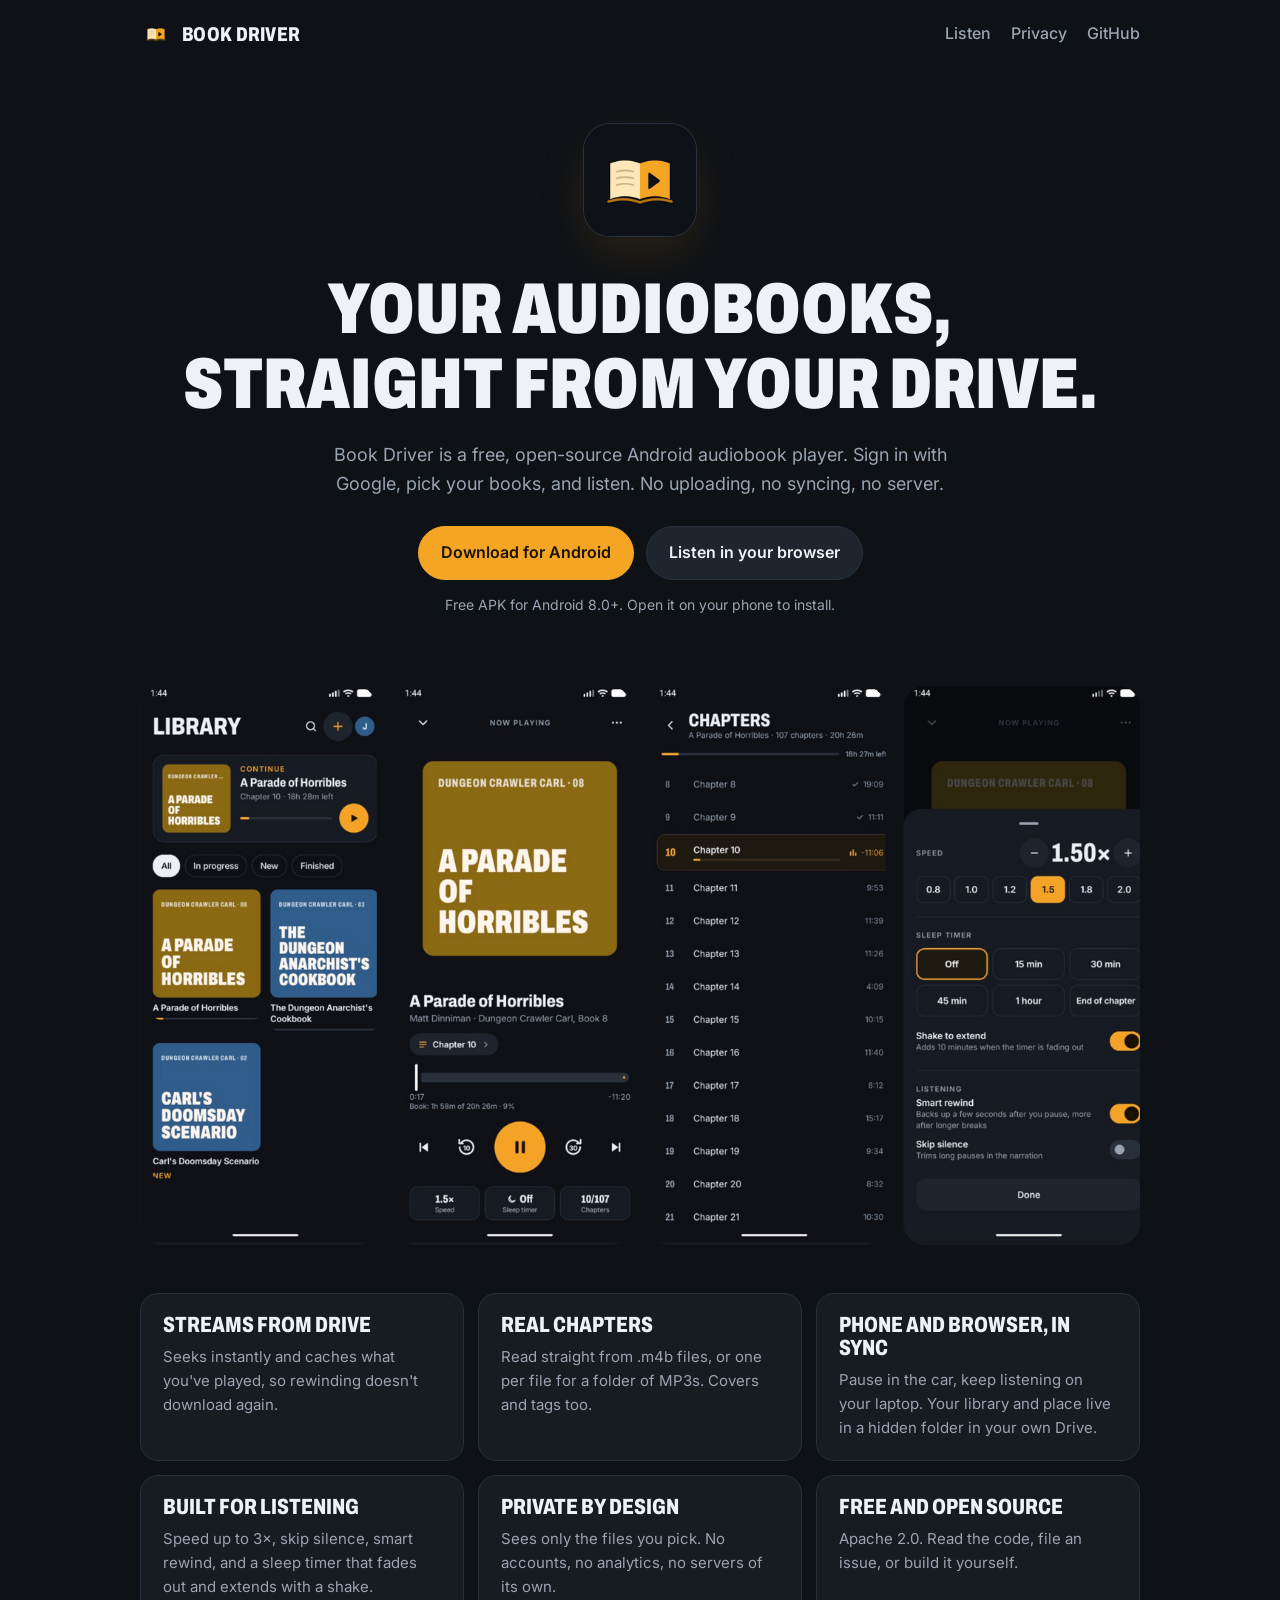
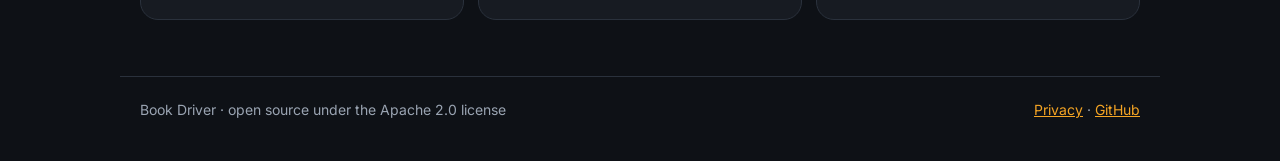
<file: docs/index.html>
<!doctype html>
<html lang="en">
<head>
<meta charset="utf-8">
<meta name="viewport" content="width=device-width, initial-scale=1">
<title>Book Driver</title>
<meta name="description" content="A free, open-source Android audiobook player that streams your audiobooks straight from your own Google Drive.">
<meta property="og:title" content="Book Driver">
<meta property="og:description" content="Your audiobooks, streamed straight from your own Google Drive.">
<meta property="og:image" content="https://jonatanferm.github.io/book-driver/images/screens.png">
<link rel="icon" href="images/icon.png">
<link rel="stylesheet" href="site.css">
</head>
<body>
<header class="bar">
  <a class="brand" href="./"><img src="images/icon.png" alt="" width="32" height="32"> Book Driver</a>
  <nav><a href="listen/">Listen</a><a href="privacy.html">Privacy</a><a href="https://github.com/jonatanferm/book-driver">GitHub</a></nav>
</header>

<main>
  <section class="hero">
    <img class="hero-icon" src="images/icon.png" alt="Book Driver icon: an open book with a play button cut into the right page" width="112" height="112">
    <h1>Your audiobooks,<br>straight from your Drive.</h1>
    <p class="lead">Book Driver is a free, open-source Android audiobook player. Sign in with Google, pick your books, and listen. No uploading, no syncing, no server.</p>
    <div class="actions">
      <a class="btn primary" href="download/book-driver.apk" download>Download for Android</a>
      <a class="btn" href="listen/">Listen in your browser</a>
    </div>
    <p class="soon">Free APK for Android 8.0+. Open it on your phone to install.</p>
  </section>

  <section class="shots">
    <img src="images/screens.png" alt="Four screens: the library with a Continue card, the player, the chapter list, and the speed and sleep timer sheet" width="1352" height="755">
  </section>

  <section class="grid">
    <div class="card"><h3>Streams from Drive</h3><p>Seeks instantly and caches what you've played, so rewinding doesn't download again.</p></div>
    <div class="card"><h3>Real chapters</h3><p>Read straight from .m4b files, or one per file for a folder of MP3s. Covers and tags too.</p></div>
    <div class="card"><h3>Phone and browser, in sync</h3><p>Pause in the car, keep listening on your laptop. Your library and place live in a hidden folder in your own Drive.</p></div>
    <div class="card"><h3>Built for listening</h3><p>Speed up to 3×, skip silence, smart rewind, and a sleep timer that fades out and extends with a shake.</p></div>
    <div class="card"><h3>Private by design</h3><p>Sees only the files you pick. No accounts, no analytics, no servers of its own.</p></div>
    <div class="card"><h3>Free and open source</h3><p>Apache 2.0. Read the code, file an issue, or build it yourself.</p></div>
  </section>
</main>

<footer class="foot">
  <span>Book Driver · open source under the Apache 2.0 license</span>
  <span><a href="privacy.html">Privacy</a> · <a href="https://github.com/jonatanferm/book-driver">GitHub</a></span>
</footer>
</body>
</html>
</file>
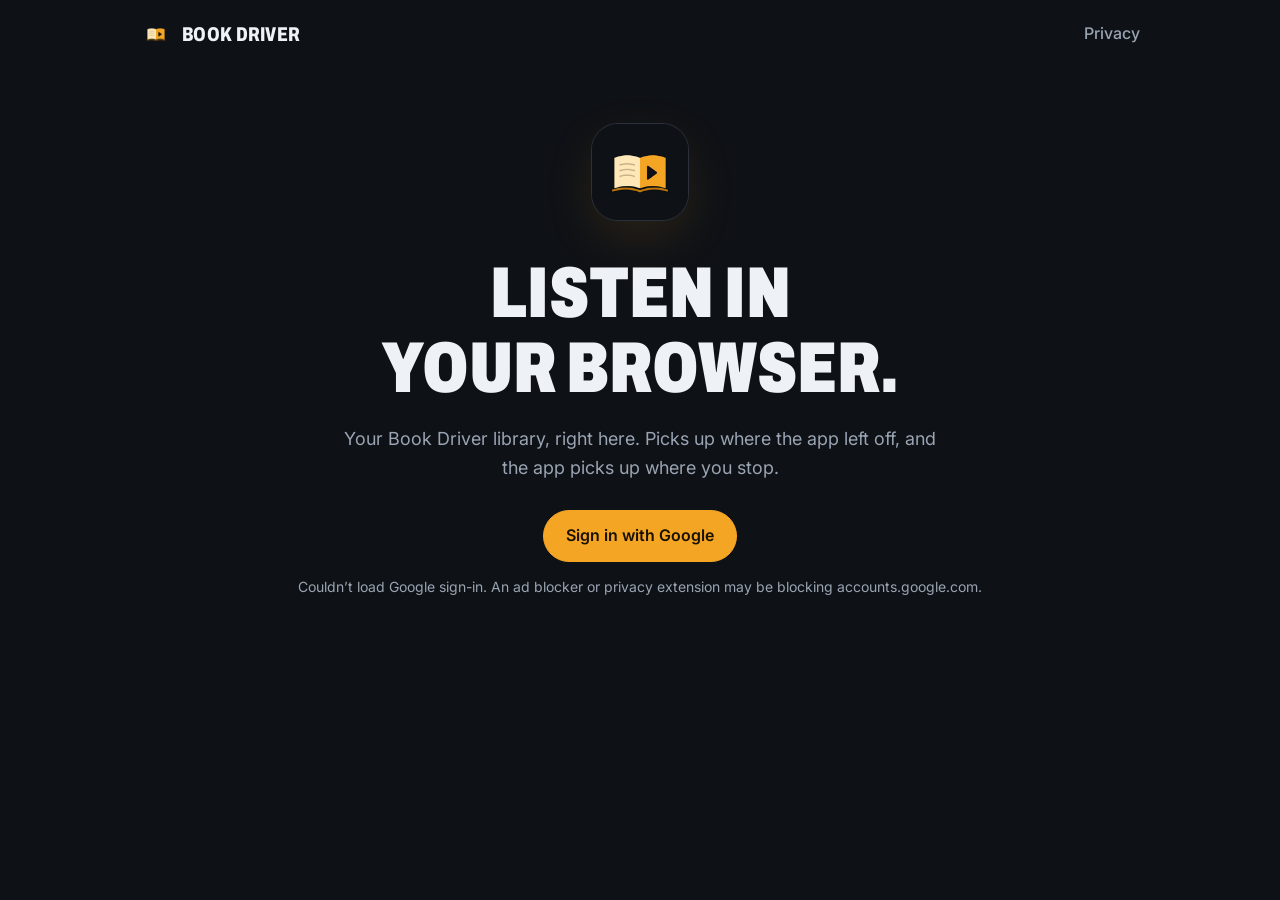
<file: docs/listen/index.html>
<!doctype html>
<html lang="en">
<head>
<meta charset="utf-8">
<meta name="viewport" content="width=device-width, initial-scale=1, viewport-fit=cover">
<title>Listen · Book Driver</title>
<meta name="description" content="Listen to your Book Driver audiobooks in the browser, in sync with the app.">
<meta name="theme-color" content="#0E1116">
<link rel="icon" href="../images/icon.png">
<link rel="apple-touch-icon" href="../images/icon.png">
<link rel="stylesheet" href="../site.css">
<link rel="stylesheet" href="listen.css">
</head>
<body>
<header class="bar">
  <a class="brand" href="../"><img src="../images/icon.png" alt="" width="32" height="32"> Book Driver</a>
  <nav id="nav">
    <a href="../privacy.html">Privacy</a>
    <button id="account" class="avatar" hidden aria-label="Account"></button>
  </nav>
</header>

<!-- Signed out -->
<main id="welcome" class="view">
  <section class="hero">
    <img class="hero-icon" src="../images/icon.png" alt="" width="96" height="96">
    <h1>Listen in<br>your browser.</h1>
    <p class="lead">Your Book Driver library, right here. Picks up where the app left off, and the app picks up where you stop.</p>
    <div class="actions">
      <button id="signin" class="btn primary">Sign in with Google</button>
    </div>
    <p id="welcomeNote" class="soon">Uses the same Google account as the app. Book Driver only sees the files you picked.</p>
  </section>
</main>

<!-- Library -->
<main id="library" class="view" hidden>
  <div id="continue"></div>
  <div class="chips" role="tablist">
    <button class="chip on" data-filter="all">All</button>
    <button class="chip" data-filter="progress">In progress</button>
    <button class="chip" data-filter="new">New</button>
    <button class="chip" data-filter="finished">Finished</button>
  </div>
  <div id="grid" class="grid-books"></div>
  <p id="empty" class="empty" hidden></p>
</main>

<!-- Player -->
<main id="player" class="view" hidden>
  <div class="player">
    <div class="player-top">
      <button class="icon-btn" id="closePlayer" aria-label="Back to library"><svg viewBox="0 0 24 24"><path d="M6 9l6 6 6-6"/></svg></button>
      <span class="overline-muted">Now playing</span>
      <span style="width:44px"></span>
    </div>
    <div class="player-body">
      <div id="pCover" class="p-cover"></div>
      <div class="p-controls">
        <h1 id="pTitle" class="p-title"></h1>
        <p id="pSub" class="p-sub"></p>
        <button id="pChapter" class="pill"><svg viewBox="0 0 24 24"><path d="M4 6h16M4 12h16M4 18h10"/></svg><span></span><svg viewBox="0 0 24 24"><path d="M9 6l6 6-6 6"/></svg></button>
        <input id="seek" type="range" min="0" max="1000" value="0" aria-label="Position in chapter">
        <div class="times"><span id="tIn">0:00</span><span id="tLeft">-0:00</span></div>
        <p id="tBook" class="t-book"></p>
        <p id="pStatus" class="p-status" hidden></p>
        <div class="transport">
          <button class="icon-btn" id="prevCh" aria-label="Previous chapter"><svg viewBox="0 0 24 24"><path d="M5 5h2.6v14H5zM19.5 5v14L9 12z" class="fill"/></svg></button>
          <button class="icon-btn skip" id="back10" aria-label="Back 10 seconds"><svg viewBox="0 0 24 24"><path d="M3 12a9 9 0 1 0 3-6.7M3 4v5h5"/></svg><b>10</b></button>
          <button class="play" id="playBtn" aria-label="Play"><svg viewBox="0 0 24 24" id="playIcon"><path d="M8 5v14l11-7z" class="fill"/></svg></button>
          <button class="icon-btn skip" id="fwd30" aria-label="Forward 30 seconds"><svg viewBox="0 0 24 24"><path d="M21 12a9 9 0 1 1-3-6.7M21 4v5h-5"/></svg><b>30</b></button>
          <button class="icon-btn" id="nextCh" aria-label="Next chapter"><svg viewBox="0 0 24 24"><path d="M16.4 5H19v14h-2.6zM4.5 5v14L15 12z" class="fill"/></svg></button>
        </div>
        <div class="tiles">
          <button class="tile" id="speedTile"><b id="speedVal">1.0×</b><span>Speed</span></button>
          <button class="tile" id="sleepTile"><b id="sleepVal">Off</b><span>Sleep timer</span></button>
          <button class="tile" id="chTile"><b id="chVal">–</b><span>Chapters</span></button>
        </div>
      </div>
    </div>
  </div>
</main>

<!-- Chapters -->
<main id="chapters" class="view" hidden>
  <div class="ch-head">
    <button class="icon-btn" id="closeChapters" aria-label="Back to player"><svg viewBox="0 0 24 24"><path d="M15 6l-6 6 6 6"/></svg></button>
    <div><h1>Chapters</h1><p id="chSub" class="p-sub"></p></div>
  </div>
  <ol id="chList" class="ch-list"></ol>
</main>

<!-- Mini player -->
<div id="mini" class="mini" hidden>
  <button id="miniOpen" class="mini-open"><span id="miniCover" class="mini-cover"></span><span class="mini-text"><b id="miniTitle"></b><span id="miniSub"></span></span></button>
  <button class="icon-btn" id="miniPlay" aria-label="Play"><svg viewBox="0 0 24 24" id="miniIcon"><path d="M8 5v14l11-7z" class="fill"/></svg></button>
</div>

<!-- Speed & sleep sheet -->
<div id="sheet" class="sheet-wrap" hidden>
  <div class="sheet" role="dialog" aria-label="Speed and sleep timer">
    <div class="sheet-row"><span class="label">Speed</span>
      <div class="stepper"><button id="spDown" class="icon-btn" aria-label="Slower">−</button><b id="spBig">1.00×</b><button id="spUp" class="icon-btn" aria-label="Faster">+</button></div>
    </div>
    <div id="spPresets" class="presets"></div>
    <hr>
    <span class="label">Sleep timer</span>
    <div id="sleepOpts" class="sleep-grid"></div>
    <button id="sheetDone" class="btn wide">Done</button>
  </div>
</div>

<!-- Account menu -->
<div id="menu" class="menu" hidden>
  <p id="menuEmail"></p>
  <button id="refresh" class="btn wide">Refresh library</button>
  <button id="signout" class="btn wide">Sign out</button>
</div>

<div id="toast" class="toast" hidden></div>
<audio id="audio" preload="auto"></audio>

<script src="app.js"></script>
<script src="https://accounts.google.com/gsi/client" async defer onload="BD.gsiLoaded()" onerror="BD.gsiFailed()"></script>
</body>
</html>
</file>
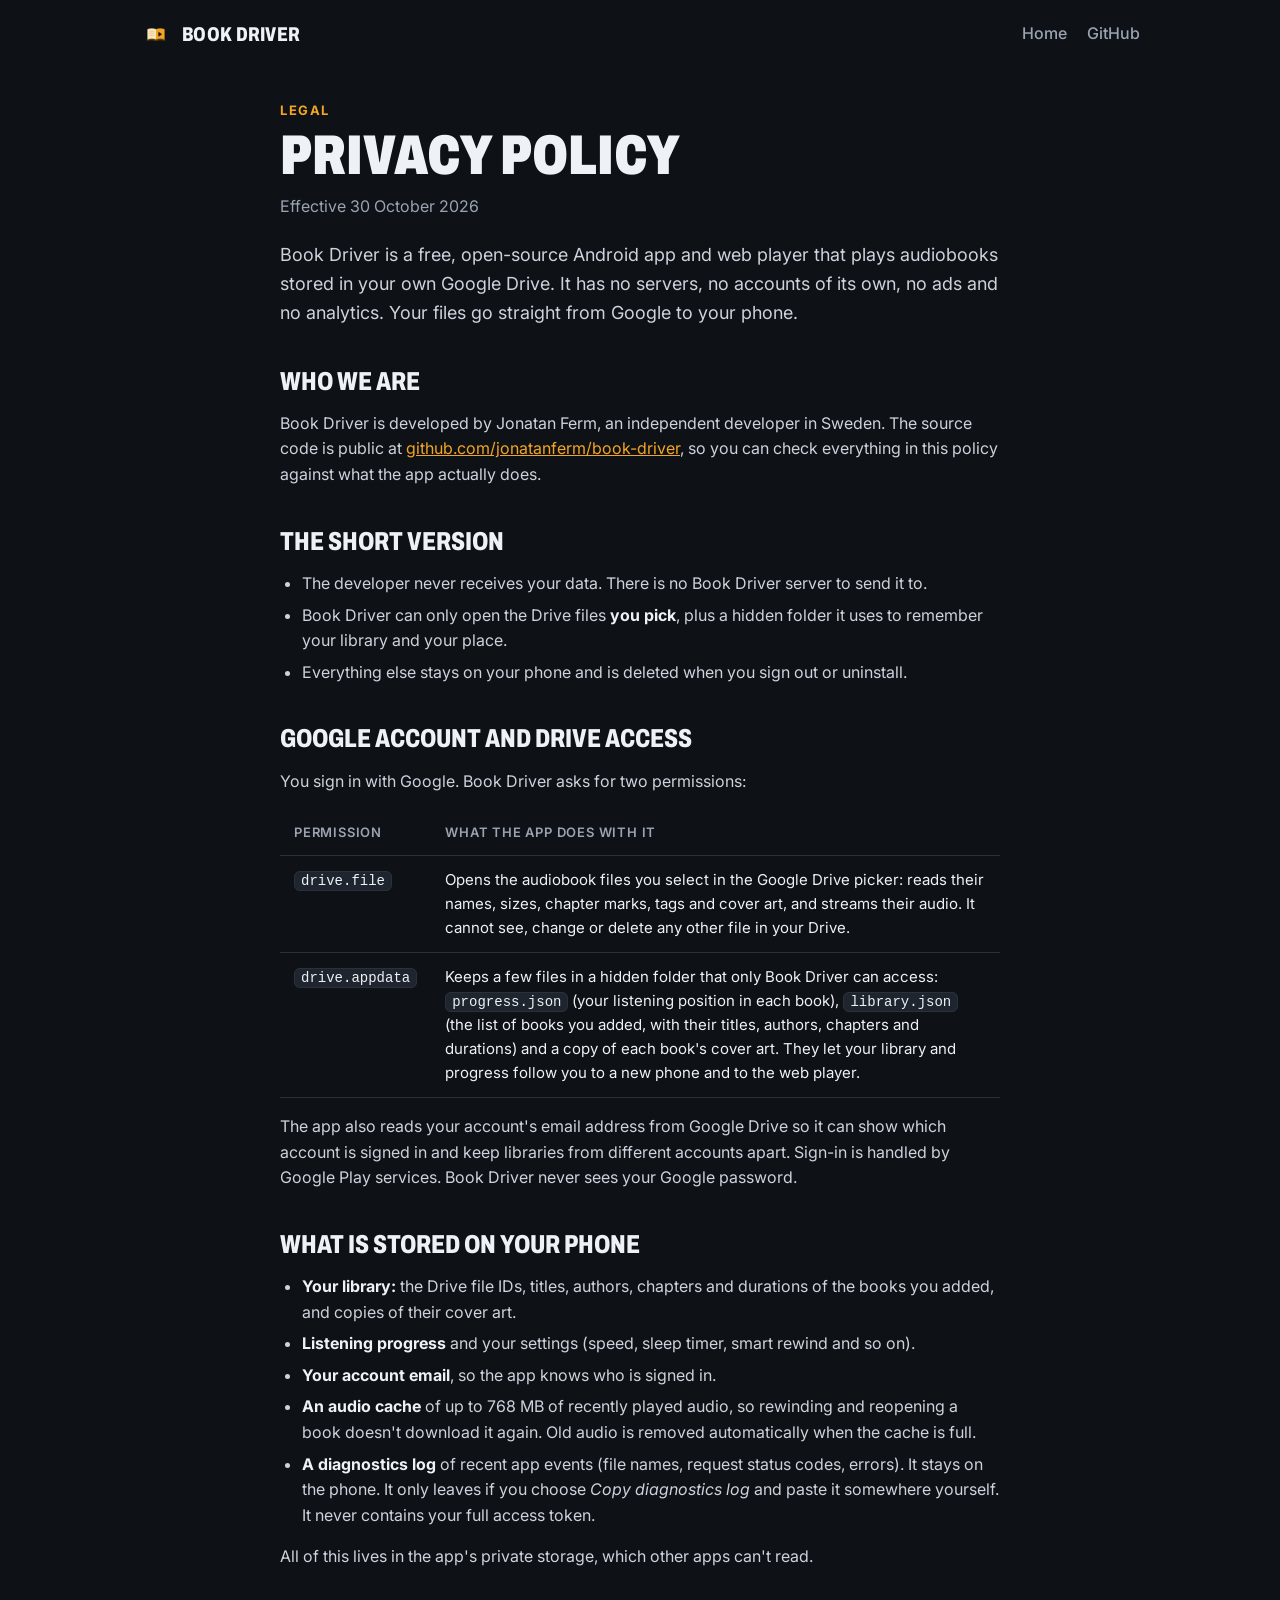
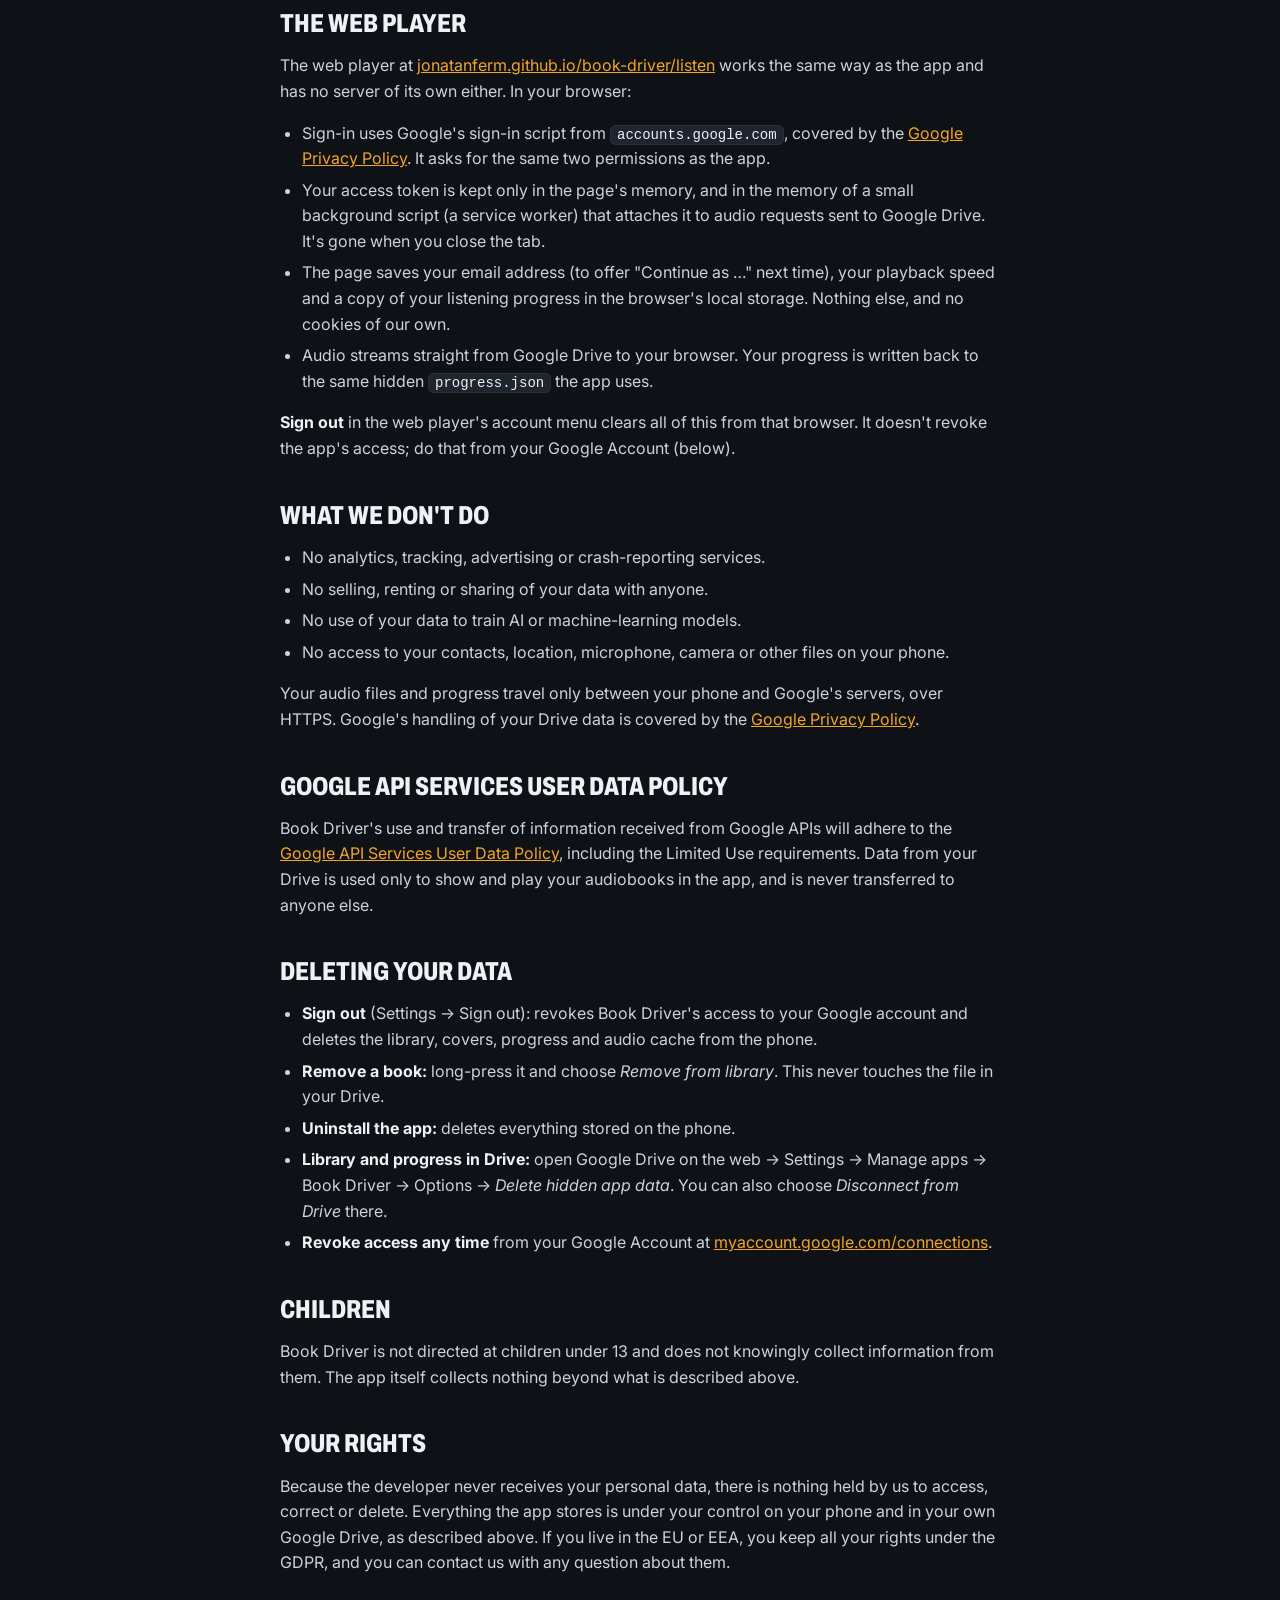
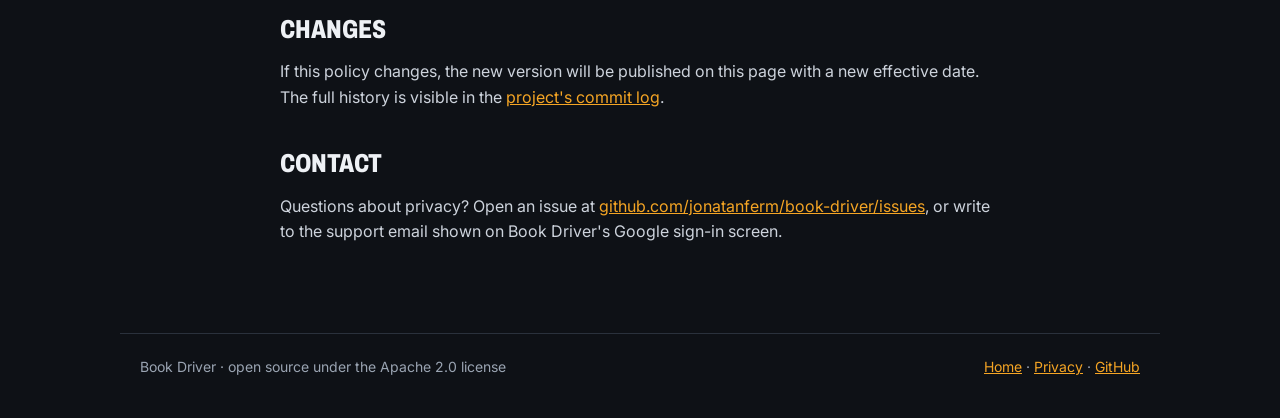
<file: docs/privacy.html>
<!doctype html>
<html lang="en">
<head>
<meta charset="utf-8">
<meta name="viewport" content="width=device-width, initial-scale=1">
<title>Privacy Policy · Book Driver</title>
<meta name="description" content="How Book Driver handles your data: it streams audiobooks from your own Google Drive and has no servers of its own.">
<link rel="icon" href="images/icon.png">
<link rel="stylesheet" href="site.css">
</head>
<body>
<header class="bar">
  <a class="brand" href="./"><img src="images/icon.png" alt="" width="32" height="32"> Book Driver</a>
  <nav><a href="./">Home</a><a href="https://github.com/jonatanferm/book-driver">GitHub</a></nav>
</header>

<main class="doc">
  <p class="overline">Legal</p>
  <h1>Privacy Policy</h1>
  <p class="meta">Effective 30 October 2026</p>

  <p class="lead">Book Driver is a free, open-source Android app and web player that plays audiobooks stored in your own Google Drive. It has no servers, no accounts of its own, no ads and no analytics. Your files go straight from Google to your phone.</p>

  <h2>Who we are</h2>
  <p>Book Driver is developed by Jonatan Ferm, an independent developer in Sweden. The source code is public at <a href="https://github.com/jonatanferm/book-driver">github.com/jonatanferm/book-driver</a>, so you can check everything in this policy against what the app actually does.</p>

  <h2>The short version</h2>
  <ul>
    <li>The developer never receives your data. There is no Book Driver server to send it to.</li>
    <li>Book Driver can only open the Drive files <strong>you pick</strong>, plus a hidden folder it uses to remember your library and your place.</li>
    <li>Everything else stays on your phone and is deleted when you sign out or uninstall.</li>
  </ul>

  <h2>Google account and Drive access</h2>
  <p>You sign in with Google. Book Driver asks for two permissions:</p>
  <table>
    <thead><tr><th>Permission</th><th>What the app does with it</th></tr></thead>
    <tbody>
      <tr><td><code>drive.file</code></td><td>Opens the audiobook files you select in the Google Drive picker: reads their names, sizes, chapter marks, tags and cover art, and streams their audio. It cannot see, change or delete any other file in your Drive.</td></tr>
      <tr><td><code>drive.appdata</code></td><td>Keeps a few files in a hidden folder that only Book Driver can access: <code>progress.json</code> (your listening position in each book), <code>library.json</code> (the list of books you added, with their titles, authors, chapters and durations) and a copy of each book's cover art. They let your library and progress follow you to a new phone and to the web player.</td></tr>
    </tbody>
  </table>
  <p>The app also reads your account's email address from Google Drive so it can show which account is signed in and keep libraries from different accounts apart. Sign-in is handled by Google Play services. Book Driver never sees your Google password.</p>

  <h2>What is stored on your phone</h2>
  <ul>
    <li><strong>Your library:</strong> the Drive file IDs, titles, authors, chapters and durations of the books you added, and copies of their cover art.</li>
    <li><strong>Listening progress</strong> and your settings (speed, sleep timer, smart rewind and so on).</li>
    <li><strong>Your account email</strong>, so the app knows who is signed in.</li>
    <li><strong>An audio cache</strong> of up to 768 MB of recently played audio, so rewinding and reopening a book doesn't download it again. Old audio is removed automatically when the cache is full.</li>
    <li><strong>A diagnostics log</strong> of recent app events (file names, request status codes, errors). It stays on the phone. It only leaves if you choose <em>Copy diagnostics log</em> and paste it somewhere yourself. It never contains your full access token.</li>
  </ul>
  <p>All of this lives in the app's private storage, which other apps can't read.</p>

  <h2>The web player</h2>
  <p>The web player at <a href="https://jonatanferm.github.io/book-driver/listen/">jonatanferm.github.io/book-driver/listen</a> works the same way as the app and has no server of its own either. In your browser:</p>
  <ul>
    <li>Sign-in uses Google's sign-in script from <code>accounts.google.com</code>, covered by the <a href="https://policies.google.com/privacy">Google Privacy Policy</a>. It asks for the same two permissions as the app.</li>
    <li>Your access token is kept only in the page's memory, and in the memory of a small background script (a service worker) that attaches it to audio requests sent to Google Drive. It's gone when you close the tab.</li>
    <li>The page saves your email address (to offer "Continue as …" next time), your playback speed and a copy of your listening progress in the browser's local storage. Nothing else, and no cookies of our own.</li>
    <li>Audio streams straight from Google Drive to your browser. Your progress is written back to the same hidden <code>progress.json</code> the app uses.</li>
  </ul>
  <p><strong>Sign out</strong> in the web player's account menu clears all of this from that browser. It doesn't revoke the app's access; do that from your Google Account (below).</p>

  <h2>What we don't do</h2>
  <ul>
    <li>No analytics, tracking, advertising or crash-reporting services.</li>
    <li>No selling, renting or sharing of your data with anyone.</li>
    <li>No use of your data to train AI or machine-learning models.</li>
    <li>No access to your contacts, location, microphone, camera or other files on your phone.</li>
  </ul>
  <p>Your audio files and progress travel only between your phone and Google's servers, over HTTPS. Google's handling of your Drive data is covered by the <a href="https://policies.google.com/privacy">Google Privacy Policy</a>.</p>

  <h2>Google API Services User Data Policy</h2>
  <p>Book Driver's use and transfer of information received from Google APIs will adhere to the <a href="https://developers.google.com/terms/api-services-user-data-policy">Google API Services User Data Policy</a>, including the Limited Use requirements. Data from your Drive is used only to show and play your audiobooks in the app, and is never transferred to anyone else.</p>

  <h2>Deleting your data</h2>
  <ul>
    <li><strong>Sign out</strong> (Settings → Sign out): revokes Book Driver's access to your Google account and deletes the library, covers, progress and audio cache from the phone.</li>
    <li><strong>Remove a book:</strong> long-press it and choose <em>Remove from library</em>. This never touches the file in your Drive.</li>
    <li><strong>Uninstall the app:</strong> deletes everything stored on the phone.</li>
    <li><strong>Library and progress in Drive:</strong> open Google Drive on the web → Settings → Manage apps → Book Driver → Options → <em>Delete hidden app data</em>. You can also choose <em>Disconnect from Drive</em> there.</li>
    <li><strong>Revoke access any time</strong> from your Google Account at <a href="https://myaccount.google.com/connections">myaccount.google.com/connections</a>.</li>
  </ul>

  <h2>Children</h2>
  <p>Book Driver is not directed at children under 13 and does not knowingly collect information from them. The app itself collects nothing beyond what is described above.</p>

  <h2>Your rights</h2>
  <p>Because the developer never receives your personal data, there is nothing held by us to access, correct or delete. Everything the app stores is under your control on your phone and in your own Google Drive, as described above. If you live in the EU or EEA, you keep all your rights under the GDPR, and you can contact us with any question about them.</p>

  <h2>Changes</h2>
  <p>If this policy changes, the new version will be published on this page with a new effective date. The full history is visible in the <a href="https://github.com/jonatanferm/book-driver/commits/main/docs/privacy.html">project's commit log</a>.</p>

  <h2>Contact</h2>
  <p>Questions about privacy? Open an issue at <a href="https://github.com/jonatanferm/book-driver/issues">github.com/jonatanferm/book-driver/issues</a>, or write to the support email shown on Book Driver's Google sign-in screen.</p>
</main>

<footer class="foot">
  <span>Book Driver · open source under the Apache 2.0 license</span>
  <span><a href="./">Home</a> · <a href="privacy.html">Privacy</a> · <a href="https://github.com/jonatanferm/book-driver">GitHub</a></span>
</footer>
</body>
</html>
</file>
<file: docs/site.css>
@import url("https://fonts.googleapis.com/css2?family=Archivo:wdth,wght@62..125,400..900&family=Inter:wght@400;500;600;700&display=swap");

:root {
  --ink: #0E1116;
  --surface: #171B22;
  --raised: #1F252E;
  --line: #2A313C;
  --text: #EEF1F5;
  --muted: #9AA4B2;
  --amber: #F5A524;
  --on-amber: #1A1200;
}

* { box-sizing: border-box; }

body {
  margin: 0;
  background: var(--ink);
  color: var(--text);
  font: 16px/1.6 Inter, system-ui, sans-serif;
  -webkit-font-smoothing: antialiased;
}

a { color: var(--amber); }
a:hover { color: #FFC35C; }

.bar, .foot, main { max-width: 1040px; margin: 0 auto; padding-left: 20px; padding-right: 20px; }

.bar { display: flex; align-items: center; justify-content: space-between; padding-top: 18px; padding-bottom: 18px; }
.brand { display: flex; align-items: center; gap: 10px; color: var(--text); text-decoration: none; font: 800 20px Archivo, sans-serif; font-stretch: 75%; text-transform: uppercase; letter-spacing: .3px; }
.brand img { border-radius: 8px; }
.bar nav { display: flex; gap: 20px; }
.bar nav a { color: var(--muted); text-decoration: none; font-weight: 500; }
.bar nav a:hover { color: var(--text); }

h1, h2, h3 { font-family: Archivo, sans-serif; font-stretch: 75%; line-height: 1.05; margin: 0; }

.hero { text-align: center; padding: 56px 0 32px; }
.hero-icon { border-radius: 26px; box-shadow: 0 0 0 1px var(--line), 0 18px 50px rgba(245,165,36,.12); }
.hero h1 { font-size: clamp(40px, 7vw, 72px); font-weight: 900; text-transform: uppercase; margin-top: 28px; }
.lead { color: var(--muted); font-size: 18px; max-width: 620px; margin: 18px auto 0; }
.actions { display: flex; gap: 12px; justify-content: center; flex-wrap: wrap; margin-top: 28px; }
.btn { display: inline-block; padding: 13px 22px; border-radius: 999px; border: 1px solid var(--line); background: var(--raised); color: var(--text); text-decoration: none; font-weight: 600; }
.btn:hover { color: var(--text); border-color: var(--muted); }
.btn.primary { background: var(--amber); border-color: var(--amber); color: var(--on-amber); }
.btn.primary:hover { background: #FFB43D; color: var(--on-amber); }
.soon { color: var(--muted); font-size: 14px; margin-top: 14px; }

.shots { padding: 24px 0 8px; }
.shots img { width: 100%; height: auto; display: block; }

.grid { display: grid; grid-template-columns: repeat(auto-fit, minmax(260px, 1fr)); gap: 14px; padding: 40px 0 24px; }
.card { background: var(--surface); border: 1px solid var(--line); border-radius: 18px; padding: 20px 22px; }
.card h3 { font-size: 22px; font-weight: 800; text-transform: uppercase; color: var(--text); }
.card p { color: var(--muted); margin: 8px 0 0; font-size: 15px; }

.doc { max-width: 760px; padding-top: 32px; padding-bottom: 40px; }
.doc .overline { color: var(--amber); font-weight: 700; font-size: 13px; letter-spacing: 1.5px; text-transform: uppercase; margin: 0; }
.doc h1 { font-size: clamp(40px, 6vw, 56px); font-weight: 900; text-transform: uppercase; margin-top: 6px; }
.doc .meta { color: var(--muted); margin-top: 8px; }
.doc .lead { margin: 22px 0 0; max-width: none; }
.doc h2 { font-size: 26px; font-weight: 800; text-transform: uppercase; margin-top: 40px; color: var(--text); }
.doc p, .doc li { color: #CDD3DC; }
.doc ul { padding-left: 22px; }
.doc li { margin: 6px 0; }
.doc strong { color: var(--text); }
code { font: 14px ui-monospace, SFMono-Regular, Menlo, monospace; background: var(--raised); border: 1px solid var(--line); border-radius: 6px; padding: 1px 6px; color: var(--text); }
table { width: 100%; border-collapse: collapse; margin: 16px 0; font-size: 15px; }
th, td { text-align: left; vertical-align: top; padding: 12px 14px; border-bottom: 1px solid var(--line); }
th { color: var(--muted); font-weight: 600; font-size: 13px; text-transform: uppercase; letter-spacing: .8px; }
td:first-child { white-space: nowrap; }

.foot { display: flex; justify-content: space-between; flex-wrap: wrap; gap: 8px; color: var(--muted); font-size: 14px; border-top: 1px solid var(--line); padding-top: 22px; padding-bottom: 40px; margin-top: 32px; }

@media (max-width: 560px) {
  .bar nav { gap: 14px; }
  td:first-child { white-space: normal; }
}
</file>
<file: docs/listen/listen.css>
/* Web player, in the app's "Night Drive" look. Builds on ../site.css. */
:root { --danger: #FF7A6B; --ok: #6BD39B; }
html, body { min-height: 100%; }
body { padding-bottom: 96px; }
button { font: inherit; color: inherit; cursor: pointer; }
svg { width: 24px; height: 24px; fill: none; stroke: currentColor; stroke-width: 2; stroke-linecap: round; stroke-linejoin: round; }
svg .fill { fill: currentColor; stroke: none; }
.view { max-width: 1040px; margin: 0 auto; padding: 0 20px; }
[hidden] { display: none !important; }

.bar nav { align-items: center; }
.avatar { width: 36px; height: 36px; border-radius: 50%; border: 0; background: #2F5D8A; color: #fff; font-weight: 700; }
.btn { border: 1px solid var(--line); background: var(--raised); color: var(--text); border-radius: 999px; padding: 12px 22px; font-weight: 600; }
.btn.primary { background: var(--amber); border-color: var(--amber); color: var(--on-amber); }
.btn.wide { width: 100%; margin-top: 10px; }
.icon-btn { width: 44px; height: 44px; border-radius: 22px; border: 0; background: transparent; display: inline-flex; align-items: center; justify-content: center; color: var(--text); }
.icon-btn:hover { background: var(--raised); }

/* Library */
.continue { display: flex; gap: 18px; background: var(--surface); border: 1px solid var(--line); border-radius: 20px; padding: 16px; margin-top: 8px; cursor: pointer; }
.continue .cover { width: 120px; flex: none; }
.continue .c-body { display: flex; flex-direction: column; gap: 4px; flex: 1; min-width: 0; }
.continue .c-over { color: var(--amber); font: 700 12px Inter, sans-serif; letter-spacing: 1.5px; text-transform: uppercase; }
.continue h2 { font: 700 22px/1.15 Inter, sans-serif; color: var(--text); margin: 0; }
.continue .c-sub { color: var(--muted); font-size: 14px; }
.continue .c-row { margin-top: auto; display: flex; align-items: center; gap: 12px; }
.round-play { width: 48px; height: 48px; border-radius: 24px; border: 0; background: var(--amber); color: var(--on-amber); display: inline-flex; align-items: center; justify-content: center; flex: none; }
.chips { display: flex; gap: 8px; margin: 22px 0 16px; flex-wrap: wrap; }
.chip { border: 1px solid var(--line); background: transparent; color: var(--text); border-radius: 999px; padding: 7px 14px; font-size: 14px; }
.chip.on { background: var(--text); color: var(--ink); border-color: var(--text); }
.grid-books { display: grid; grid-template-columns: repeat(auto-fill, minmax(150px, 1fr)); gap: 18px; }
.tile-book { background: none; border: 0; padding: 0; text-align: left; display: flex; flex-direction: column; gap: 8px; }
.tile-book .t { font-weight: 600; font-size: 14px; line-height: 1.3; color: var(--text); display: -webkit-box; -webkit-line-clamp: 2; -webkit-box-orient: vertical; overflow: hidden; }
.tile-book .new { color: var(--amber); font: 700 11px Inter, sans-serif; letter-spacing: 1px; }
.tile-book .done { color: var(--muted); font-size: 12px; }
.bar-line { height: 3px; border-radius: 3px; background: var(--line); overflow: hidden; }
.bar-line > i { display: block; height: 100%; background: var(--amber); }
.empty { color: var(--muted); text-align: center; padding: 40px 0; }

/* Covers */
.cover { aspect-ratio: 1; border-radius: 12px; overflow: hidden; position: relative; background: var(--raised); }
.cover img { width: 100%; height: 100%; object-fit: cover; display: block; }
.gen { position: absolute; inset: 0; padding: 8%; display: flex; flex-direction: column; justify-content: space-between; container-type: inline-size; }
.gen .lbl { font: 800 6cqw/1 Archivo, sans-serif; font-stretch: 68%; letter-spacing: .06em; text-transform: uppercase; white-space: nowrap; overflow: hidden; text-overflow: ellipsis; }
.gen .ttl { font: 900 15cqw/0.92 Archivo, sans-serif; font-stretch: 68%; text-transform: uppercase; color: #FFF6EE; overflow-wrap: normal; word-break: keep-all; hyphens: none; overflow: hidden; }

/* Player */
.player-top { display: flex; align-items: center; justify-content: space-between; padding: 8px 0; }
.overline-muted { color: var(--muted); font: 700 12px Inter, sans-serif; letter-spacing: 2px; text-transform: uppercase; }
.player-body { display: grid; grid-template-columns: minmax(0, 420px) minmax(0, 1fr); gap: 40px; align-items: center; padding: 12px 0 24px; }
.p-cover .cover { border-radius: 18px; box-shadow: 0 24px 60px rgba(0,0,0,.45); }
.p-title { font: 800 34px/1.05 Archivo, sans-serif; font-stretch: 85%; margin: 0; color: var(--text); }
.p-sub { color: var(--muted); margin: 8px 0 0; }
.pill { display: inline-flex; align-items: center; gap: 8px; background: var(--raised); border: 1px solid var(--line); border-radius: 999px; padding: 8px 14px; margin: 16px 0 6px; color: var(--text); font-weight: 600; font-size: 15px; }
.pill svg { width: 18px; height: 18px; }
.pill svg:first-child { color: var(--amber); }
input[type=range] { width: 100%; accent-color: var(--amber); margin: 14px 0 4px; }
.times { display: flex; justify-content: space-between; color: var(--muted); font-size: 14px; font-variant-numeric: tabular-nums; }
.t-book { color: var(--dim, #8B95A3); font-size: 13px; margin: 2px 0 0; }
.p-status { color: var(--danger); font-size: 14px; margin: 8px 0 0; }
.transport { display: flex; align-items: center; justify-content: space-between; margin: 22px 0; max-width: 460px; }
.transport .icon-btn { width: 52px; height: 52px; border-radius: 26px; }
.skip { position: relative; }
.skip svg { width: 30px; height: 30px; }
.skip b { position: absolute; font: 700 10px Inter, sans-serif; top: 50%; left: 50%; transform: translate(-50%, -42%); }
.play { width: 84px; height: 84px; border-radius: 42px; border: 0; background: var(--amber); color: var(--on-amber); display: inline-flex; align-items: center; justify-content: center; }
.play svg { width: 34px; height: 34px; }
.play.loading svg { animation: spin 1s linear infinite; }
@keyframes spin { to { transform: rotate(360deg); } }
.tiles { display: grid; grid-template-columns: repeat(3, 1fr); gap: 8px; max-width: 460px; }
.tile { background: var(--surface); border: 1px solid var(--line); border-radius: 14px; padding: 12px 8px; display: flex; flex-direction: column; align-items: center; gap: 2px; }
.tile b { font: 800 18px Archivo, sans-serif; font-stretch: 75%; color: var(--text); }
.tile b.on { color: var(--amber); }
.tile span { color: var(--muted); font-size: 12px; }

/* Chapters */
.ch-head { display: flex; gap: 8px; align-items: center; padding: 8px 0 12px; }
.ch-head h1 { font: 800 32px Archivo, sans-serif; font-stretch: 75%; text-transform: uppercase; margin: 0; }
.ch-list { list-style: none; margin: 0; padding: 0; }
.ch-list li { display: grid; grid-template-columns: 44px 1fr auto; gap: 8px; align-items: center; padding: 14px 12px; border-radius: 12px; cursor: pointer; }
.ch-list li:hover { background: var(--surface); }
.ch-list .n { color: var(--muted); font: 700 14px Archivo, sans-serif; font-stretch: 75%; }
.ch-list .d { color: var(--muted); font-size: 14px; font-variant-numeric: tabular-nums; }
.ch-list li.past .ttl, .ch-list li.past .n { color: var(--muted); }
.ch-list li.cur { background: rgba(245,165,36,.08); border: 1px solid rgba(245,165,36,.35); }
.ch-list li.cur .n, .ch-list li.cur .d { color: var(--amber); }
.ch-list .ttl { color: var(--text); }

/* Mini player */
.mini { position: fixed; left: 50%; transform: translateX(-50%); bottom: calc(14px + env(safe-area-inset-bottom)); width: min(1000px, calc(100% - 24px)); background: var(--surface); border: 1px solid var(--line); border-radius: 16px; display: flex; align-items: center; padding: 8px 8px 8px 10px; gap: 8px; box-shadow: 0 10px 30px rgba(0,0,0,.4); z-index: 5; }
.mini-open { flex: 1; min-width: 0; display: flex; align-items: center; gap: 12px; background: none; border: 0; text-align: left; padding: 0; }
.mini-cover { width: 44px; height: 44px; flex: none; }
.mini-cover .cover { border-radius: 8px; }
.mini-text { display: flex; flex-direction: column; min-width: 0; }
.mini-text b { color: var(--text); font-size: 15px; white-space: nowrap; overflow: hidden; text-overflow: ellipsis; }
.mini-text span { color: var(--muted); font-size: 13px; }

/* Sheet */
.sheet-wrap { position: fixed; inset: 0; background: rgba(8,10,13,.7); display: flex; align-items: flex-end; justify-content: center; z-index: 10; }
.sheet { background: var(--surface); border: 1px solid var(--line); border-radius: 22px 22px 0 0; padding: 22px 20px calc(22px + env(safe-area-inset-bottom)); width: min(560px, 100%); }
.sheet hr { border: 0; border-top: 1px solid var(--line); margin: 18px 0; }
.label { color: var(--muted); font: 700 12px Inter, sans-serif; letter-spacing: 1.5px; text-transform: uppercase; }
.sheet-row { display: flex; align-items: center; justify-content: space-between; }
.stepper { display: flex; align-items: center; gap: 8px; }
.stepper .icon-btn { background: var(--raised); font-size: 22px; }
.stepper b { font: 800 34px Archivo, sans-serif; font-stretch: 75%; min-width: 110px; text-align: center; }
.presets { display: grid; grid-template-columns: repeat(6, 1fr); gap: 6px; margin-top: 12px; }
.presets button, .sleep-grid button { border: 1px solid var(--line); background: transparent; border-radius: 12px; padding: 10px 0; color: var(--text); font-weight: 600; }
.presets button.on { background: var(--amber); border-color: var(--amber); color: var(--on-amber); }
.sleep-grid { display: grid; grid-template-columns: repeat(3, 1fr); gap: 8px; margin-top: 12px; }
.sleep-grid button.on { border-color: var(--amber); color: var(--amber); background: rgba(245,165,36,.08); }

/* Account menu & toast */
.menu { position: fixed; top: 64px; right: max(20px, calc(50% - 500px)); background: var(--surface); border: 1px solid var(--line); border-radius: 16px; padding: 14px; width: 260px; z-index: 11; box-shadow: 0 10px 30px rgba(0,0,0,.4); }
.menu p { margin: 0 0 4px; color: var(--muted); font-size: 14px; overflow: hidden; text-overflow: ellipsis; }
.toast { width: max-content; position: fixed; left: 50%; transform: translateX(-50%); bottom: 100px; background: var(--raised); border: 1px solid var(--line); color: var(--text); padding: 10px 16px; border-radius: 12px; z-index: 20; font-size: 14px; max-width: calc(100% - 32px); }

@media (max-width: 760px) {
  .player-body { grid-template-columns: 1fr; gap: 22px; }
  .p-cover { max-width: 340px; width: 100%; margin: 0 auto; }
  .p-title { font-size: 28px; }
  .transport, .tiles { max-width: none; }
  .continue .cover { width: 96px; }
  .grid-books { grid-template-columns: repeat(auto-fill, minmax(130px, 1fr)); gap: 14px; }
}
</file>
